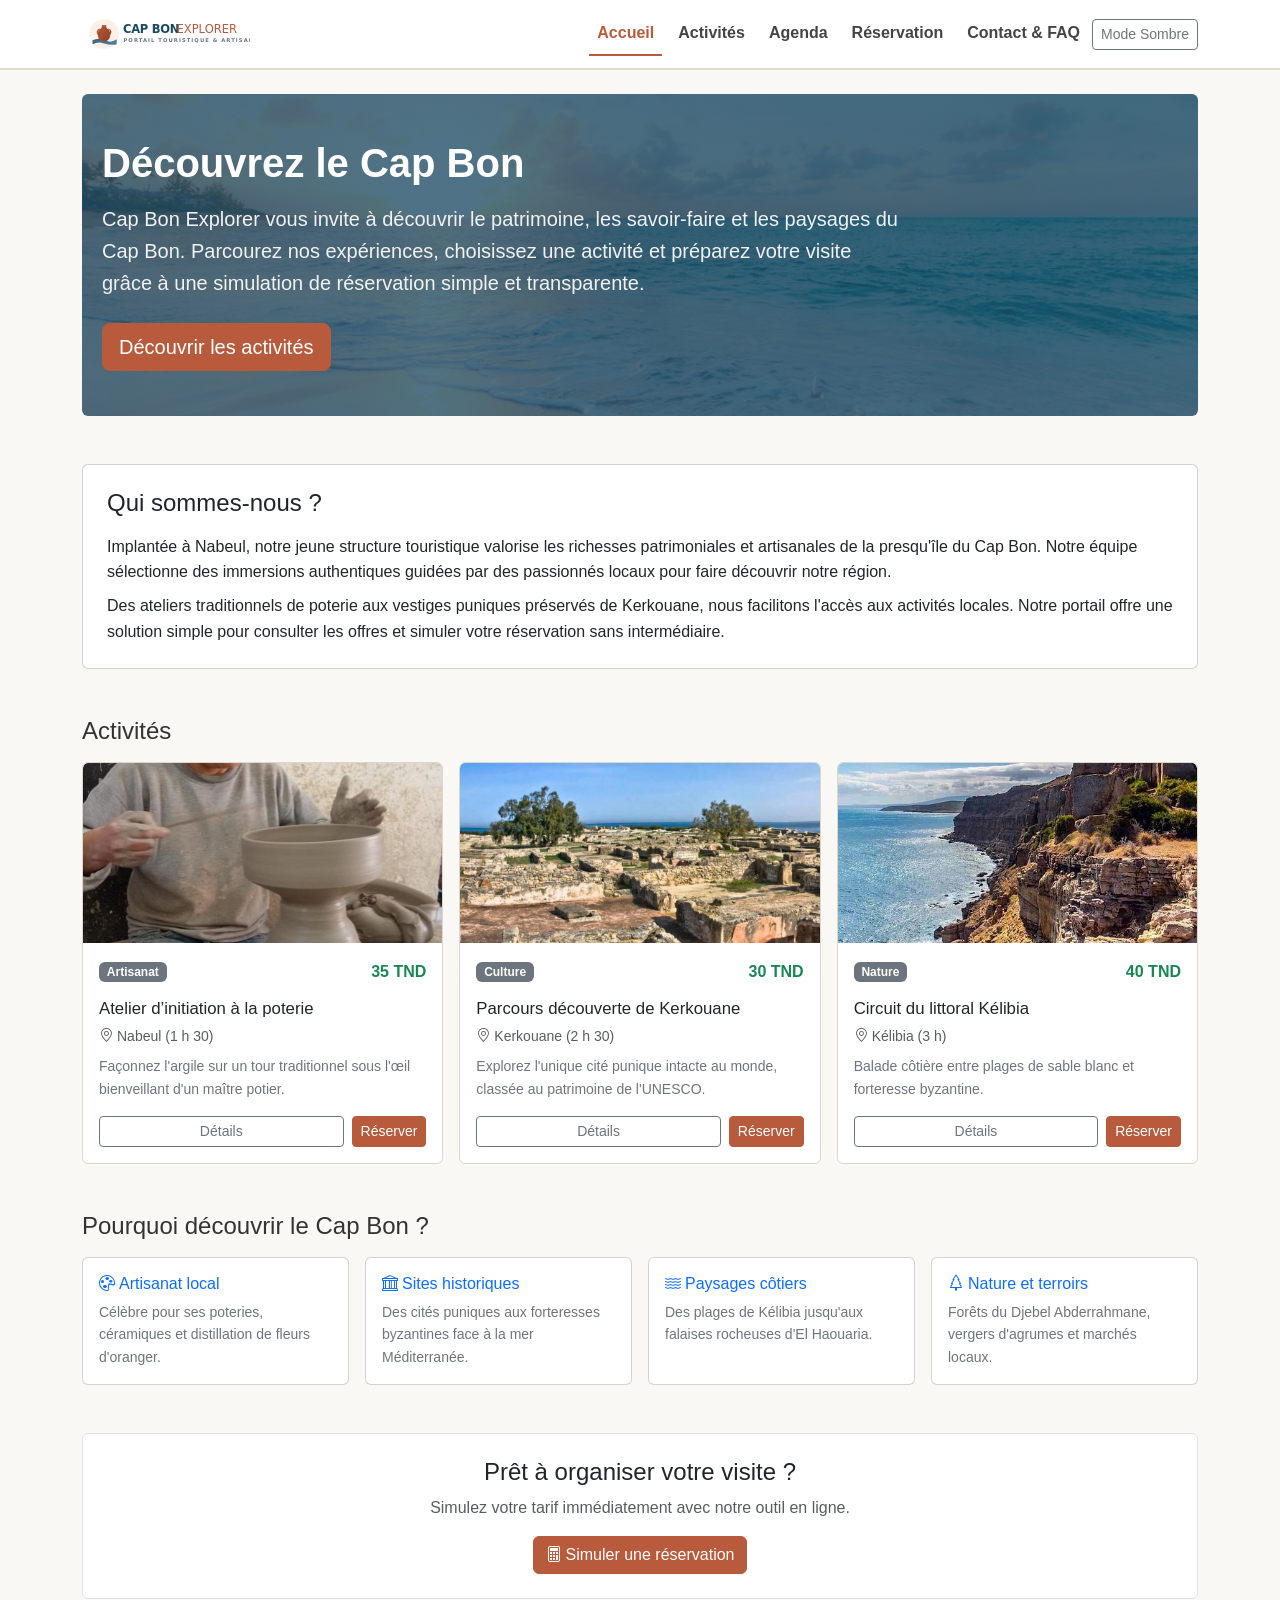
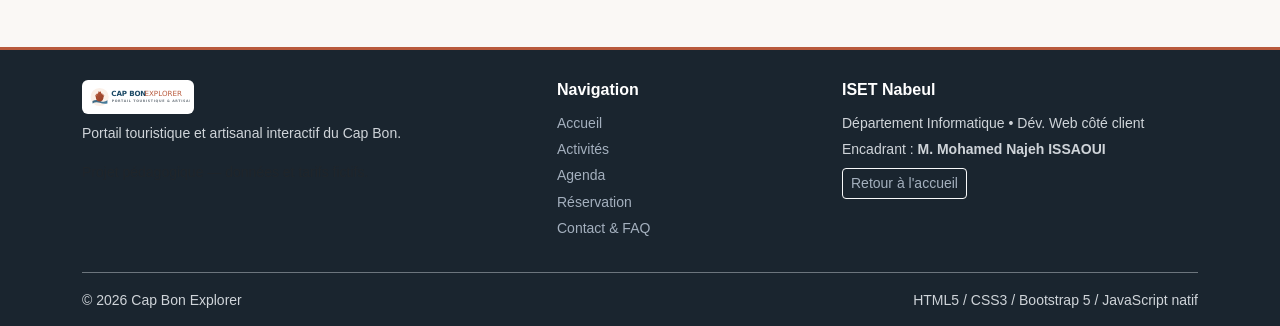
<file: index.html>
<!DOCTYPE html>
<html lang="fr">
<head>
  <meta charset="UTF-8">
  <meta name="viewport" content="width=device-width, initial-scale=1.0">
  <meta name="description" content="Cap Bon Explorer - Portail touristique et artisanal du Cap Bon.">
  <title>Accueil — Cap Bon Explorer</title>

  <link href="https://cdn.jsdelivr.net/npm/bootstrap@5.3.3/dist/css/bootstrap.min.css" rel="stylesheet" integrity="sha384-QWTKZyjpPEjISv5WaRU9OFeRpok6YctnYmDr5pNlyT2bRjXh0JMhjY6hW+ALEwIH" crossorigin="anonymous">
  <link rel="stylesheet" href="https://cdn.jsdelivr.net/npm/bootstrap-icons@1.11.3/font/bootstrap-icons.min.css">
  <link rel="stylesheet" href="css/style.css">
</head>
<body>

  <header class="site-header">
    <nav class="navbar navbar-expand-lg py-2">
      <div class="container">
        <a class="navbar-brand d-flex align-items-center" href="index.html">
          <img src="images/logo.svg" alt="Cap Bon Explorer" height="42">
        </a>

        <div class="d-flex align-items-center gap-2 order-lg-3">
          <button type="button" class="btn btn-sm btn-outline-secondary" id="btn-theme">Mode Sombre</button>
          <button class="navbar-toggler" type="button" data-bs-toggle="collapse" data-bs-target="#navbarMain" aria-controls="navbarMain" aria-expanded="false" aria-label="Menu">
            <span class="navbar-toggler-icon"></span>
          </button>
        </div>

        <div class="collapse navbar-collapse order-lg-2" id="navbarMain">
          <ul class="navbar-nav ms-auto mb-2 mb-lg-0">
            <li class="nav-item">
              <a class="nav-link active" aria-current="page" href="index.html">Accueil</a>
            </li>
            <li class="nav-item">
              <a class="nav-link" href="activites.html">Activités</a>
            </li>
            <li class="nav-item">
              <a class="nav-link" href="agenda.html">Agenda</a>
            </li>
            <li class="nav-item">
              <a class="nav-link" href="reservation.html">Réservation</a>
            </li>
            <li class="nav-item">
              <a class="nav-link" href="contact.html">Contact &amp; FAQ</a>
            </li>
          </ul>
        </div>
      </div>
    </nav>
  </header>

  <main class="container my-4">

    <section class="hero-banner">
      <div class="row">
        <div class="col-lg-9">
          <h1 class="display-6 fw-bold mb-3">Découvrez le Cap Bon</h1>
          <p class="lead mb-4">
            Cap Bon Explorer vous invite à découvrir le patrimoine, les savoir-faire et les paysages du Cap Bon. 
            Parcourez nos expériences, choisissez une activité et préparez votre visite grâce à une simulation de réservation simple et transparente.
          </p>
          <div class="d-flex flex-wrap gap-2">
            <a href="activites.html" class="btn btn-cbe-primary btn-lg">
              Découvrir les activités
            </a>
          </div>
        </div>
      </div>
    </section>

    <section class="my-5">
      <div class="card p-4  ">
        <h2 class="h4 mb-3">Qui sommes-nous ?</h2>
        <p class="mb-2">
          Implantée à Nabeul, notre jeune structure touristique valorise les richesses patrimoniales et artisanales de la presqu'île du Cap Bon. Notre équipe sélectionne des immersions authentiques guidées par des passionnés locaux pour faire découvrir notre région.
        </p>
        <p class="mb-0">
          Des ateliers traditionnels de poterie aux vestiges puniques préservés de Kerkouane, nous facilitons l'accès aux activités locales. Notre portail offre une solution simple pour consulter les offres et simuler votre réservation sans intermédiaire.
        </p>
      </div>
    </section>

    <section class="my-5">
      <div class="d-flex justify-content-between align-items-center mb-3">
        <h2 class="h4 mb-0">Activités</h2>
      </div>

      <div class="row g-3">
        <div class="col-12 col-md-4">
          <article class="card card-activite h-100">
            <img src="images/poterier.jpg" class="card-img-top" alt="Atelier de poterie à Nabeul">
            <div class="card-body d-flex flex-column">
              <div class="d-flex justify-content-between align-items-center mb-2">
                <span class="badge bg-secondary">Artisanat</span>
                <strong class="text-success">35 TND</strong>
              </div>
              <h3 class="card-title h6">Atelier d’initiation à la poterie</h3>
              <p class="small text-muted mb-2"><i class="bi bi-geo-alt me-1"></i>Nabeul (1 h 30)</p>
              <p class="card-text small text-secondary mb-3 flex-grow-1">Façonnez l'argile sur un tour traditionnel sous l'œil bienveillant d'un maître potier.</p>
              <div class="d-flex gap-2 mt-auto">
                <a href="activites.html" class="btn btn-sm btn-outline-secondary flex-grow-1">Détails</a>
                <a href="reservation.html?id=A02" class="btn btn-sm btn-cbe-primary">Réserver</a>
              </div>
            </div>
          </article>
        </div>

        <div class="col-12 col-md-4">
          <article class="card card-activite h-100  ">
            <img src="images/Kerkouane.jpg" class="card-img-top" alt="Ruines de Kerkouane">
            <div class="card-body d-flex flex-column">
              <div class="d-flex justify-content-between align-items-center mb-2">
                <span class="badge bg-secondary">Culture</span>
                <strong class="text-success">30 TND</strong>
              </div>
              <h3 class="card-title h6">Parcours découverte de Kerkouane</h3>
              <p class="small text-muted mb-2"><i class="bi bi-geo-alt me-1"></i>Kerkouane (2 h 30)</p>
              <p class="card-text small text-secondary mb-3 flex-grow-1">Explorez l'unique cité punique intacte au monde, classée au patrimoine de l'UNESCO.</p>
              <div class="d-flex gap-2 mt-auto">
                <a href="activites.html" class="btn btn-sm btn-outline-secondary flex-grow-1">Détails</a>
                <a href="reservation.html?id=A03" class="btn btn-sm btn-cbe-primary">Réserver</a>
              </div>
            </div>
          </article>
        </div>

        <div class="col-12 col-md-4">
          <article class="card card-activite h-100  ">
            <img src="images/Kélibia.jpg" class="card-img-top" alt="Littoral et fort de Kélibia">
            <div class="card-body d-flex flex-column">
              <div class="d-flex justify-content-between align-items-center mb-2">
                <span class="badge bg-secondary">Nature</span>
                <strong class="text-success">40 TND</strong>
              </div>
              <h3 class="card-title h6">Circuit du littoral Kélibia</h3>
              <p class="small text-muted mb-2"><i class="bi bi-geo-alt me-1"></i>Kélibia (3 h)</p>
              <p class="card-text small text-secondary mb-3 flex-grow-1">Balade côtière entre plages de sable blanc et forteresse byzantine.</p>
              <div class="d-flex gap-2 mt-auto">
                <a href="activites.html" class="btn btn-sm btn-outline-secondary flex-grow-1">Détails</a>
                <a href="reservation.html?id=A05" class="btn btn-sm btn-cbe-primary">Réserver</a>
              </div>
            </div>
          </article>
        </div>
      </div>
    </section>

    <section class="my-5">
      <h2 class="h4 mb-3">Pourquoi découvrir le Cap Bon ?</h2>
      <div class="row g-3">
        <div class="col-12 col-sm-6 col-lg-3">
          <div class="card p-3 h-100  ">
            <h3 class="h6 text-primary mb-2"><i class="bi bi-palette me-1"></i>Artisanat local</h3>
            <p class="small text-secondary mb-0">Célèbre pour ses poteries, céramiques et distillation de fleurs d'oranger.</p>
          </div>
        </div>
        <div class="col-12 col-sm-6 col-lg-3">
          <div class="card p-3 h-100  ">
            <h3 class="h6 text-primary mb-2"><i class="bi bi-bank me-1"></i>Sites historiques</h3>
            <p class="small text-secondary mb-0">Des cités puniques aux forteresses byzantines face à la mer Méditerranée.</p>
          </div>
        </div>
        <div class="col-12 col-sm-6 col-lg-3">
          <div class="card p-3 h-100  ">
            <h3 class="h6 text-primary mb-2"><i class="bi bi-water me-1"></i>Paysages côtiers</h3>
            <p class="small text-secondary mb-0">Des plages de Kélibia jusqu'aux falaises rocheuses d'El Haouaria.</p>
          </div>
        </div>
        <div class="col-12 col-sm-6 col-lg-3">
          <div class="card p-3 h-100  ">
            <h3 class="h6 text-primary mb-2"><i class="bi bi-tree me-1"></i>Nature et terroirs</h3>
            <p class="small text-secondary mb-0">Forêts du Djebel Abderrahmane, vergers d'agrumes et marchés locaux.</p>
          </div>
        </div>
      </div>
    </section>

    <section class="card p-4 text-center my-5 border  ">
      <h2 class="h4 mb-2">Prêt à organiser votre visite ?</h2>
      <p class="text-muted mb-3">Simulez votre tarif immédiatement avec notre outil en ligne.</p>
      <div>
        <a href="reservation.html" class="btn btn-cbe-primary">
          <i class="bi bi-calculator me-1"></i>Simuler une réservation
        </a>
      </div>
    </section>

  </main>

  <footer class="site-footer">
    <div class="container">
      <div class="row g-4">
        <div class="col-12 col-md-5">
          <div class="d-flex align-items-center mb-2">
            <img src="images/logo.svg" alt="Cap Bon Explorer" height="34" class="bg-white rounded p-1 me-2">
          </div>
          <p class="small">Portail touristique et artisanal interactif du Cap Bon.</p>
          <p class="small text-muted mb-0">Projet pédagogique — données et tarifs fictifs.</p>
        </div>

        <div class="col-6 col-md-3">
          <h5>Navigation</h5>
          <ul class="list-unstyled small">
            <li class="mb-1"><a href="index.html">Accueil</a></li>
            <li class="mb-1"><a href="activites.html">Activités</a></li>
            <li class="mb-1"><a href="agenda.html">Agenda</a></li>
            <li class="mb-1"><a href="reservation.html">Réservation</a></li>
            <li class="mb-1"><a href="contact.html">Contact &amp; FAQ</a></li>
          </ul>
        </div>

        <div class="col-6 col-md-4">
          <h5>ISET Nabeul</h5>
          <p class="small mb-1">Département Informatique &bull; Dév. Web côté client</p>
          <p class="small mb-2">Encadrant : <strong>M. Mohamed Najeh ISSAOUI</strong></p>
          <a href="index.html" class="btn btn-sm btn-outline-light">Retour à l'accueil</a>
        </div>
      </div>

      <div class="d-flex justify-content-between align-items-center pt-3 mt-3 border-top border-secondary">
        <p class="small mb-0">&copy; <span id="current-year">2026</span> Cap Bon Explorer</p>
        <p class="small mb-0">HTML5 / CSS3 / Bootstrap 5 / JavaScript natif</p>
      </div>
    </div>
  </footer>

  <script src="https://cdn.jsdelivr.net/npm/bootstrap@5.3.3/dist/js/bootstrap.bundle.min.js" integrity="sha384-YvpcrYf0tY3lHB60NNkmXc5s9fDVZLESaAA55NDzOxhy9GkcIdslK1eN7N6jIeHz" crossorigin="anonymous"></script>
  <script src="js/app.js"></script>
</body>
</html>
</file>
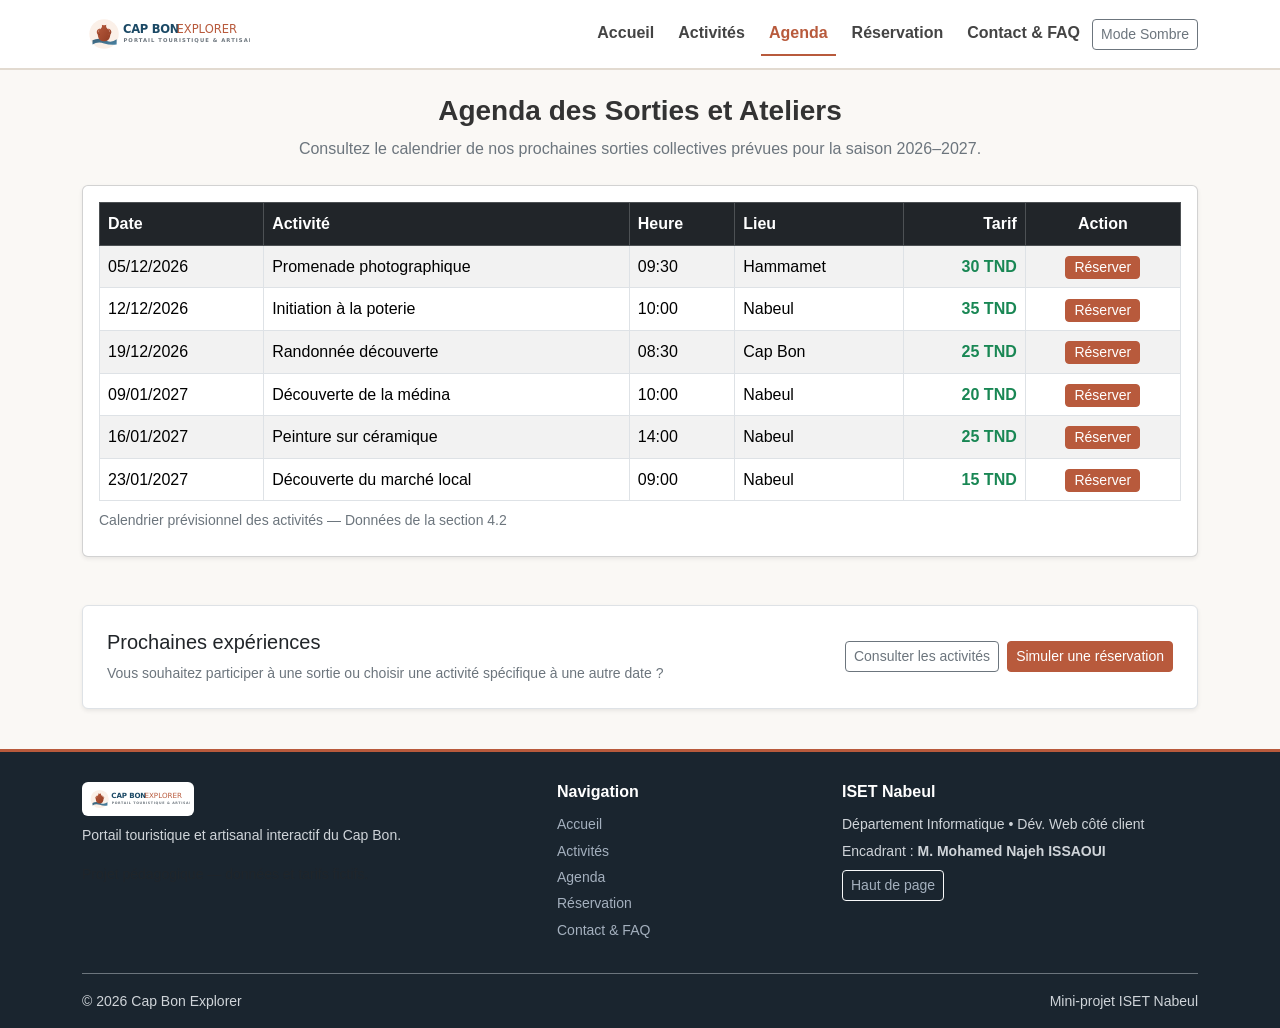
<file: agenda.html>
<!DOCTYPE html>
<html lang="fr">
<head>
  <meta charset="UTF-8">
  <meta name="viewport" content="width=device-width, initial-scale=1.0">
  <meta name="description" content="Agenda des événements et sorties au Cap Bon.">
  <title>Agenda — Cap Bon Explorer</title>

  <link href="https://cdn.jsdelivr.net/npm/bootstrap@5.3.3/dist/css/bootstrap.min.css" rel="stylesheet" integrity="sha384-QWTKZyjpPEjISv5WaRU9OFeRpok6YctnYmDr5pNlyT2bRjXh0JMhjY6hW+ALEwIH" crossorigin="anonymous">
  <link rel="stylesheet" href="https://cdn.jsdelivr.net/npm/bootstrap-icons@1.11.3/font/bootstrap-icons.min.css">
  <link rel="stylesheet" href="css/style.css">
</head>
<body>

  <header class="site-header">
    <nav class="navbar navbar-expand-lg py-2">
      <div class="container">
        <a class="navbar-brand d-flex align-items-center" href="index.html">
          <img src="images/logo.svg" alt="Cap Bon Explorer" height="42">
        </a>
        
        <div class="d-flex align-items-center gap-2 order-lg-3">
          <button type="button" class="btn btn-sm btn-outline-secondary" id="btn-theme">Mode Sombre</button>
          <button class="navbar-toggler" type="button" data-bs-toggle="collapse" data-bs-target="#navbarMain" aria-controls="navbarMain" aria-expanded="false" aria-label="Menu">
            <span class="navbar-toggler-icon"></span>
          </button>
        </div>

        <div class="collapse navbar-collapse order-lg-2" id="navbarMain">
          <ul class="navbar-nav ms-auto mb-2 mb-lg-0">
            <li class="nav-item">
              <a class="nav-link" href="index.html">Accueil</a>
            </li>
            <li class="nav-item">
              <a class="nav-link" href="activites.html">Activités</a>
            </li>
            <li class="nav-item">
              <a class="nav-link active" aria-current="page" href="agenda.html">Agenda</a>
            </li>
            <li class="nav-item">
              <a class="nav-link" href="reservation.html">Réservation</a>
            </li>
            <li class="nav-item">
              <a class="nav-link" href="contact.html">Contact &amp; FAQ</a>
            </li>
          </ul>
        </div>
      </div>
    </nav>
  </header>

  <main class="container my-4">

    <div class="text-center mb-4">
      <h1 class="h3 fw-bold">Agenda des Sorties et Ateliers</h1>
      <p class="text-secondary">Consultez le calendrier de nos prochaines sorties collectives prévues pour la saison 2026–2027.</p>
    </div>

    <section class="card p-3 mb-5 shadow-sm">
      <div class="table-responsive">
        <table class="table table-bordered table-striped table-hover align-middle mb-0">
          <caption class="text-secondary small">Calendrier prévisionnel des activités — Données de la section 4.2</caption>
          <thead class="table-dark">
            <tr>
              <th scope="col">Date</th>
              <th scope="col">Activité</th>
              <th scope="col">Heure</th>
              <th scope="col">Lieu</th>
              <th scope="col" class="text-end">Tarif</th>
              <th scope="col" class="text-center">Action</th>
            </tr>
          </thead>
          <tbody>
            <tr>
              <td>05/12/2026</td>
              <td>Promenade photographique</td>
              <td>09:30</td>
              <td>Hammamet</td>
              <td class="text-end fw-bold text-success">30 TND</td>
              <td class="text-center">
                <a href="reservation.html?id=A08" class="btn btn-sm btn-cbe-primary py-0 px-2">Réserver</a>
              </td>
            </tr>
            <tr>
              <td>12/12/2026</td>
              <td>Initiation à la poterie</td>
              <td>10:00</td>
              <td>Nabeul</td>
              <td class="text-end fw-bold text-success">35 TND</td>
              <td class="text-center">
                <a href="reservation.html?id=A02" class="btn btn-sm btn-cbe-primary py-0 px-2">Réserver</a>
              </td>
            </tr>
            <tr>
              <td>19/12/2026</td>
              <td>Randonnée découverte</td>
              <td>08:30</td>
              <td>Cap Bon</td>
              <td class="text-end fw-bold text-success">25 TND</td>
              <td class="text-center">
                <a href="reservation.html?id=A04" class="btn btn-sm btn-cbe-primary py-0 px-2">Réserver</a>
              </td>
            </tr>
            <tr>
              <td>09/01/2027</td>
              <td>Découverte de la médina</td>
              <td>10:00</td>
              <td>Nabeul</td>
              <td class="text-end fw-bold text-success">20 TND</td>
              <td class="text-center">
                <a href="reservation.html?id=A01" class="btn btn-sm btn-cbe-primary py-0 px-2">Réserver</a>
              </td>
            </tr>
            <tr>
              <td>16/01/2027</td>
              <td>Peinture sur céramique</td>
              <td>14:00</td>
              <td>Nabeul</td>
              <td class="text-end fw-bold text-success">25 TND</td>
              <td class="text-center">
                <a href="reservation.html?id=A06" class="btn btn-sm btn-cbe-primary py-0 px-2">Réserver</a>
              </td>
            </tr>
            <tr>
              <td>23/01/2027</td>
              <td>Découverte du marché local</td>
              <td>09:00</td>
              <td>Nabeul</td>
              <td class="text-end fw-bold text-success">15 TND</td>
              <td class="text-center">
                <a href="reservation.html?id=A07" class="btn btn-sm btn-cbe-primary py-0 px-2">Réserver</a>
              </td>
            </tr>
          </tbody>
        </table>
      </div>
    </section>

    <section class="card p-4 border shadow-sm">
      <div class="row align-items-center">
        <div class="col-12 col-md-8">
          <h2 class="h5 mb-2">Prochaines expériences</h2>
          <p class="small text-secondary mb-3 mb-md-0">
            Vous souhaitez participer à une sortie ou choisir une activité spécifique à une autre date ?
          </p>
        </div>
        <div class="col-12 col-md-4 d-flex flex-column flex-sm-row gap-2 justify-content-md-end">
          <a href="activites.html" class="btn btn-sm btn-outline-secondary">
            Consulter les activités
          </a>
          <a href="reservation.html" class="btn btn-sm btn-cbe-primary">
            Simuler une réservation
          </a>
        </div>
      </div>
    </section>

  </main>

  <footer class="site-footer">
    <div class="container">
      <div class="row g-4">
        <div class="col-12 col-md-5">
          <img src="images/logo.svg" alt="Cap Bon Explorer" height="34" class="bg-white rounded p-1 mb-2">
          <p class="small">Portail touristique et artisanal interactif du Cap Bon.</p>
          <p class="small text-muted mb-0">Projet pédagogique — données et tarifs fictifs.</p>
        </div>

        <div class="col-6 col-md-3">
          <h5>Navigation</h5>
          <ul class="list-unstyled small">
            <li class="mb-1"><a href="index.html">Accueil</a></li>
            <li class="mb-1"><a href="activites.html">Activités</a></li>
            <li class="mb-1"><a href="agenda.html">Agenda</a></li>
            <li class="mb-1"><a href="reservation.html">Réservation</a></li>
            <li class="mb-1"><a href="contact.html">Contact &amp; FAQ</a></li>
          </ul>
        </div>

        <div class="col-6 col-md-4">
          <h5>ISET Nabeul</h5>
          <p class="small mb-1">Département Informatique &bull; Dév. Web côté client</p>
          <p class="small mb-2">Encadrant : <strong>M. Mohamed Najeh ISSAOUI</strong></p>
          <a href="agenda.html" class="btn btn-sm btn-outline-light">Haut de page</a>
        </div>
      </div>

      <div class="d-flex justify-content-between align-items-center pt-3 mt-3 border-top border-secondary">
        <p class="small mb-0">&copy; <span id="current-year">2026</span> Cap Bon Explorer</p>
        <p class="small mb-0">Mini-projet ISET Nabeul</p>
      </div>
    </div>
  </footer>

  <script src="https://cdn.jsdelivr.net/npm/bootstrap@5.3.3/dist/js/bootstrap.bundle.min.js" integrity="sha384-YvpcrYf0tY3lHB60NNkmXc5s9fDVZLESaAA55NDzOxhy9GkcIdslK1eN7N6jIeHz" crossorigin="anonymous"></script>
  <script src="js/app.js"></script>
</body>
</html>
</file>
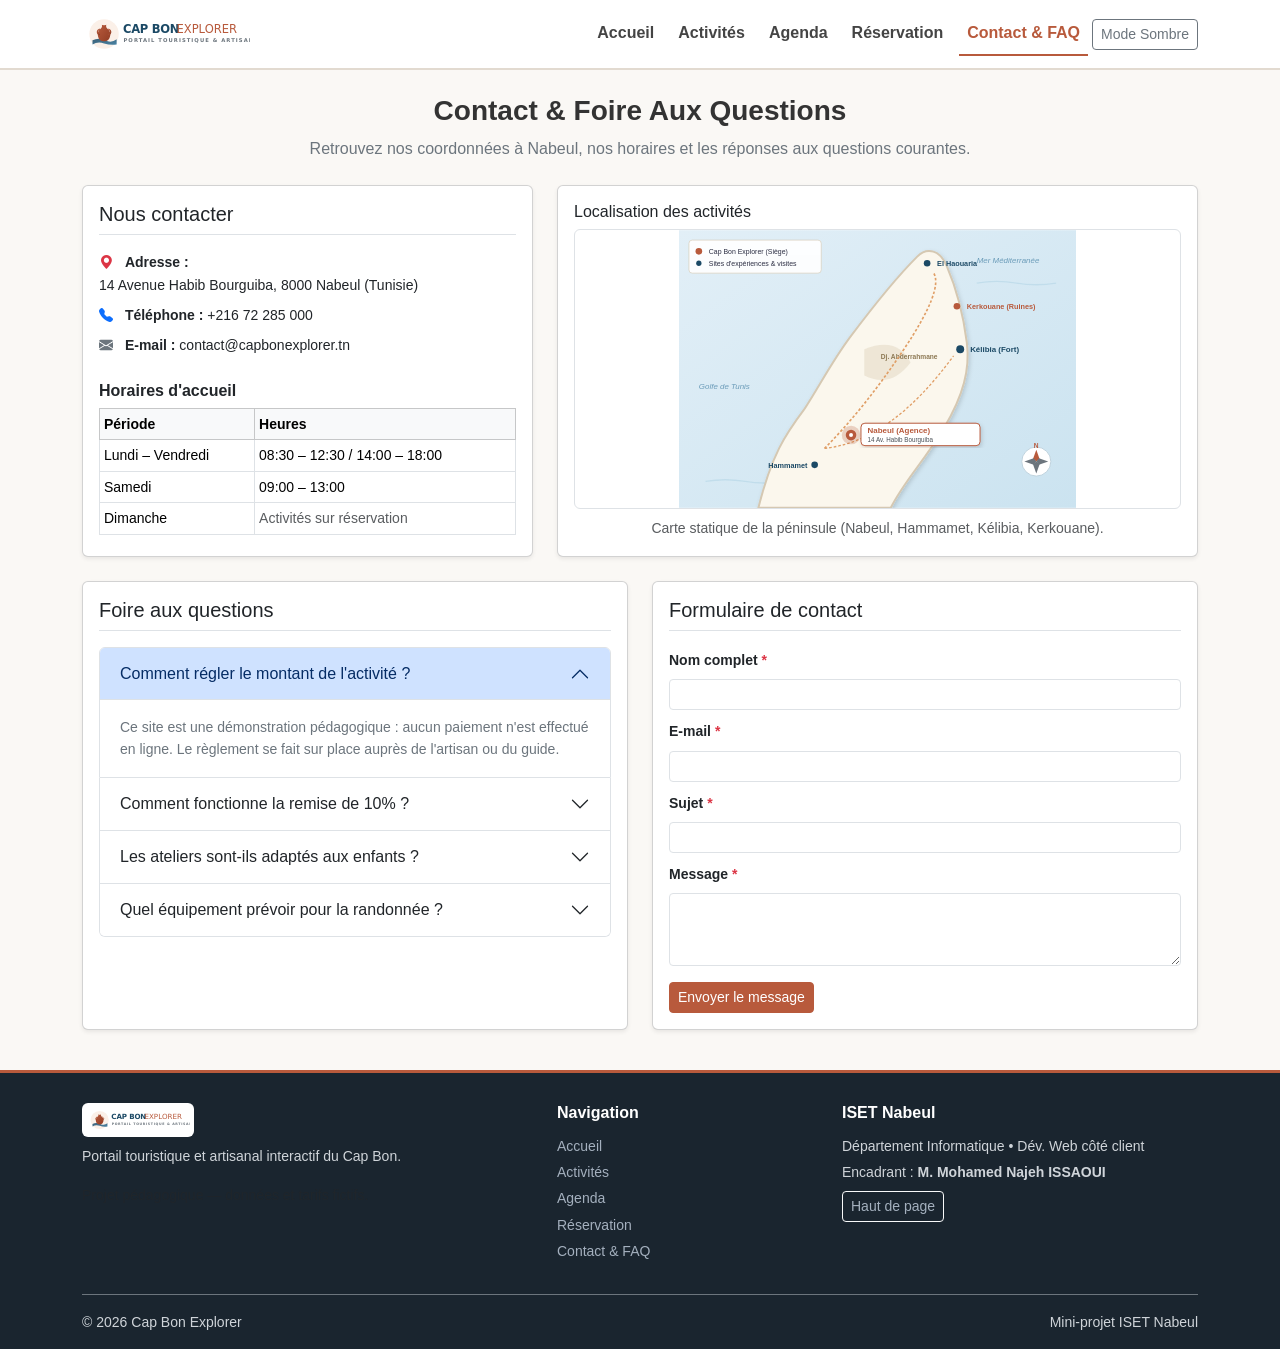
<file: contact.html>
<!DOCTYPE html>
<html lang="fr">
<head>
  <meta charset="UTF-8">
  <meta name="viewport" content="width=device-width, initial-scale=1.0">
  <meta name="description" content="Contact et FAQ Cap Bon Explorer à Nabeul.">
  <title>Contact &amp; FAQ — Cap Bon Explorer</title>

  <link href="https://cdn.jsdelivr.net/npm/bootstrap@5.3.3/dist/css/bootstrap.min.css" rel="stylesheet" integrity="sha384-QWTKZyjpPEjISv5WaRU9OFeRpok6YctnYmDr5pNlyT2bRjXh0JMhjY6hW+ALEwIH" crossorigin="anonymous">
  <link rel="stylesheet" href="https://cdn.jsdelivr.net/npm/bootstrap-icons@1.11.3/font/bootstrap-icons.min.css">
  <link rel="stylesheet" href="css/style.css">
</head>
<body>

  <header class="site-header">
    <nav class="navbar navbar-expand-lg py-2">
      <div class="container">
        <a class="navbar-brand d-flex align-items-center" href="index.html">
          <img src="images/logo.svg" alt="Cap Bon Explorer" height="42">
        </a>
        
        <div class="d-flex align-items-center gap-2 order-lg-3">
          <button type="button" class="btn btn-sm btn-outline-secondary" id="btn-theme">Mode Sombre</button>
          <button class="navbar-toggler" type="button" data-bs-toggle="collapse" data-bs-target="#navbarMain" aria-controls="navbarMain" aria-expanded="false" aria-label="Menu">
            <span class="navbar-toggler-icon"></span>
          </button>
        </div>

        <div class="collapse navbar-collapse order-lg-2" id="navbarMain">
          <ul class="navbar-nav ms-auto mb-2 mb-lg-0">
            <li class="nav-item">
              <a class="nav-link" href="index.html">Accueil</a>
            </li>
            <li class="nav-item">
              <a class="nav-link" href="activites.html">Activités</a>
            </li>
            <li class="nav-item">
              <a class="nav-link" href="agenda.html">Agenda</a>
            </li>
            <li class="nav-item">
              <a class="nav-link" href="reservation.html">Réservation</a>
            </li>
            <li class="nav-item">
              <a class="nav-link active" aria-current="page" href="contact.html">Contact &amp; FAQ</a>
            </li>
          </ul>
        </div>
      </div>
    </nav>
  </header>

  <main class="container my-4">

    <div class="text-center mb-4">
      <h1 class="h3 fw-bold">Contact &amp; Foire Aux Questions</h1>
      <p class="text-secondary">Retrouvez nos coordonnées à Nabeul, nos horaires et les réponses aux questions courantes.</p>
    </div>

    <div class="row g-4 mb-4">
      
      <div class="col-12 col-md-5">
        <section class="card p-3 h-100 shadow-sm">
          <h2 class="h5 mb-3 border-bottom pb-2">Nous contacter</h2>
          
          <address class="small mb-3">
            <p class="mb-2">
              <i class="bi bi-geo-alt-fill text-danger me-2"></i>
              <strong>Adresse :</strong><br>
              14 Avenue Habib Bourguiba, 8000 Nabeul (Tunisie)
            </p>
            <p class="mb-2">
              <i class="bi bi-telephone-fill text-primary me-2"></i>
              <strong>Téléphone :</strong> +216 72 285 000
            </p>
            <p class="mb-0">
              <i class="bi bi-envelope-fill text-secondary me-2"></i>
              <strong>E-mail :</strong> contact@capbonexplorer.tn
            </p>
          </address>

          <h3 class="h6 fw-bold mt-2 mb-2">Horaires d'accueil</h3>
          <table class="table table-sm table-bordered small mb-0">
            <thead class="table-light">
              <tr>
                <th>Période</th>
                <th>Heures</th>
              </tr>
            </thead>
            <tbody>
              <tr>
                <td>Lundi – Vendredi</td>
                <td>08:30 – 12:30 / 14:00 – 18:00</td>
              </tr>
              <tr>
                <td>Samedi</td>
                <td>09:00 – 13:00</td>
              </tr>
              <tr>
                <td>Dimanche</td>
                <td class="text-muted">Activités sur réservation</td>
              </tr>
            </tbody>
          </table>
        </section>
      </div>

      <div class="col-12 col-md-7">
        <section class="card p-3 h-100 shadow-sm">
          <h2 class="h6 mb-2">Localisation des activités</h2>
          <img src="images/carte-nabeul.svg" alt="Carte statique du Cap Bon" class="img-fluid border rounded" style="max-height: 280px; width: 100%; object-fit: contain;">
          <p class="small text-muted mt-2 mb-0 text-center">Carte statique de la péninsule (Nabeul, Hammamet, Kélibia, Kerkouane).</p>
        </section>
      </div>

    </div>

    <div class="row g-4">
      
      <div class="col-12 col-md-6">
        <section class="card p-3 shadow-sm h-100">
          <h2 class="h5 mb-3 border-bottom pb-2">Foire aux questions</h2>

          <div class="accordion" id="faqAccordion">
            <div class="accordion-item">
              <h3 class="accordion-header" id="heading1">
                <button class="accordion-button" type="button" data-bs-toggle="collapse" data-bs-target="#collapse1" aria-expanded="true" aria-controls="collapse1">
                  Comment régler le montant de l'activité ?
                </button>
              </h3>
              <div id="collapse1" class="accordion-collapse collapse show" aria-labelledby="heading1" data-bs-parent="#faqAccordion">
                <div class="accordion-body small text-secondary">
                  Ce site est une démonstration pédagogique : aucun paiement n'est effectué en ligne. Le règlement se fait sur place auprès de l'artisan ou du guide.
                </div>
              </div>
            </div>

            <div class="accordion-item">
              <h3 class="accordion-header" id="heading2">
                <button class="accordion-button collapsed" type="button" data-bs-toggle="collapse" data-bs-target="#collapse2" aria-expanded="false" aria-controls="collapse2">
                  Comment fonctionne la remise de 10% ?
                </button>
              </h3>
              <div id="collapse2" class="accordion-collapse collapse" aria-labelledby="heading2" data-bs-parent="#faqAccordion">
                <div class="accordion-body small text-secondary">
                  La remise s'applique automatiquement sur le simulateur dès que le groupe compte 4 personnes ou plus (jusqu'à 6 personnes maximum).
                </div>
              </div>
            </div>

            <div class="accordion-item">
              <h3 class="accordion-header" id="heading3">
                <button class="accordion-button collapsed" type="button" data-bs-toggle="collapse" data-bs-target="#collapse3" aria-expanded="false" aria-controls="collapse3">
                  Les ateliers sont-ils adaptés aux enfants ?
                </button>
              </h3>
              <div id="collapse3" class="accordion-collapse collapse" aria-labelledby="heading3" data-bs-parent="#faqAccordion">
                <div class="accordion-body small text-secondary">
                  Oui, les initiations à la poterie (A02) et à la céramique (A06) sont ouvertes aux familles et aux enfants à partir de 6 ans.
                </div>
              </div>
            </div>

            <div class="accordion-item">
              <h3 class="accordion-header" id="heading4">
                <button class="accordion-button collapsed" type="button" data-bs-toggle="collapse" data-bs-target="#collapse4" aria-expanded="false" aria-controls="collapse4">
                  Quel équipement prévoir pour la randonnée ?
                </button>
              </h3>
              <div id="collapse4" class="accordion-collapse collapse" aria-labelledby="heading4" data-bs-parent="#faqAccordion">
                <div class="accordion-body small text-secondary">
                  Prévoyez des chaussures de marche adaptées, une gourde d'eau et une protection contre le soleil (chapeau, crème).
                </div>
              </div>
            </div>
          </div>
        </section>
      </div>

      <div class="col-12 col-md-6">
        <section class="card p-3 shadow-sm h-100">
          <h2 class="h5 mb-3 border-bottom pb-2">Formulaire de contact</h2>

          <div id="contact-success-alert" class="alert alert-success d-none py-2 small mb-3">
            Message envoyé avec succès (simulation locale) !
          </div>

          <form id="contact-form" novalidate>
            <div class="mb-2">
              <label for="contact-nom" class="form-label small fw-bold">Nom complet <span class="text-danger">*</span></label>
              <input type="text" class="form-control form-control-sm" id="contact-nom" required>
            </div>

            <div class="mb-2">
              <label for="contact-email" class="form-label small fw-bold">E-mail <span class="text-danger">*</span></label>
              <input type="email" class="form-control form-control-sm" id="contact-email" required>
            </div>

            <div class="mb-2">
              <label for="contact-sujet" class="form-label small fw-bold">Sujet <span class="text-danger">*</span></label>
              <input type="text" class="form-control form-control-sm" id="contact-sujet" required>
            </div>

            <div class="mb-3">
              <label for="contact-message" class="form-label small fw-bold">Message <span class="text-danger">*</span></label>
              <textarea class="form-control form-control-sm" id="contact-message" rows="3" required></textarea>
            </div>

            <button type="submit" class="btn btn-sm btn-cbe-primary">
              Envoyer le message
            </button>
          </form>
        </section>
      </div>

    </div>

  </main>

  <footer class="site-footer">
    <div class="container">
      <div class="row g-4">
        <div class="col-12 col-md-5">
          <img src="images/logo.svg" alt="Cap Bon Explorer" height="34" class="bg-white rounded p-1 mb-2">
          <p class="small">Portail touristique et artisanal interactif du Cap Bon.</p>
          <p class="small text-muted mb-0">Projet pédagogique — données et tarifs fictifs.</p>
        </div>

        <div class="col-6 col-md-3">
          <h5>Navigation</h5>
          <ul class="list-unstyled small">
            <li class="mb-1"><a href="index.html">Accueil</a></li>
            <li class="mb-1"><a href="activites.html">Activités</a></li>
            <li class="mb-1"><a href="agenda.html">Agenda</a></li>
            <li class="mb-1"><a href="reservation.html">Réservation</a></li>
            <li class="mb-1"><a href="contact.html">Contact &amp; FAQ</a></li>
          </ul>
        </div>

        <div class="col-6 col-md-4">
          <h5>ISET Nabeul</h5>
          <p class="small mb-1">Département Informatique &bull; Dév. Web côté client</p>
          <p class="small mb-2">Encadrant : <strong>M. Mohamed Najeh ISSAOUI</strong></p>
          <a href="contact.html" class="btn btn-sm btn-outline-light">Haut de page</a>
        </div>
      </div>

      <div class="d-flex justify-content-between align-items-center pt-3 mt-3 border-top border-secondary">
        <p class="small mb-0">&copy; <span id="current-year">2026</span> Cap Bon Explorer</p>
        <p class="small mb-0">Mini-projet ISET Nabeul</p>
      </div>
    </div>
  </footer>

  <script src="https://cdn.jsdelivr.net/npm/bootstrap@5.3.3/dist/js/bootstrap.bundle.min.js" integrity="sha384-YvpcrYf0tY3lHB60NNkmXc5s9fDVZLESaAA55NDzOxhy9GkcIdslK1eN7N6jIeHz" crossorigin="anonymous"></script>
  <script src="js/app.js"></script>
  <script>
    document.addEventListener('DOMContentLoaded', () => {
      const form = document.getElementById('contact-form');
      const alertBox = document.getElementById('contact-success-alert');
      if (form) {
        form.addEventListener('submit', (e) => {
          e.preventDefault();
          if (!form.checkValidity()) {
            form.classList.add('was-validated');
            return;
          }
          if (alertBox) alertBox.classList.remove('d-none');
          form.reset();
          form.classList.remove('was-validated');
        });
      }
    });
  </script>
</body>
</html>
</file>
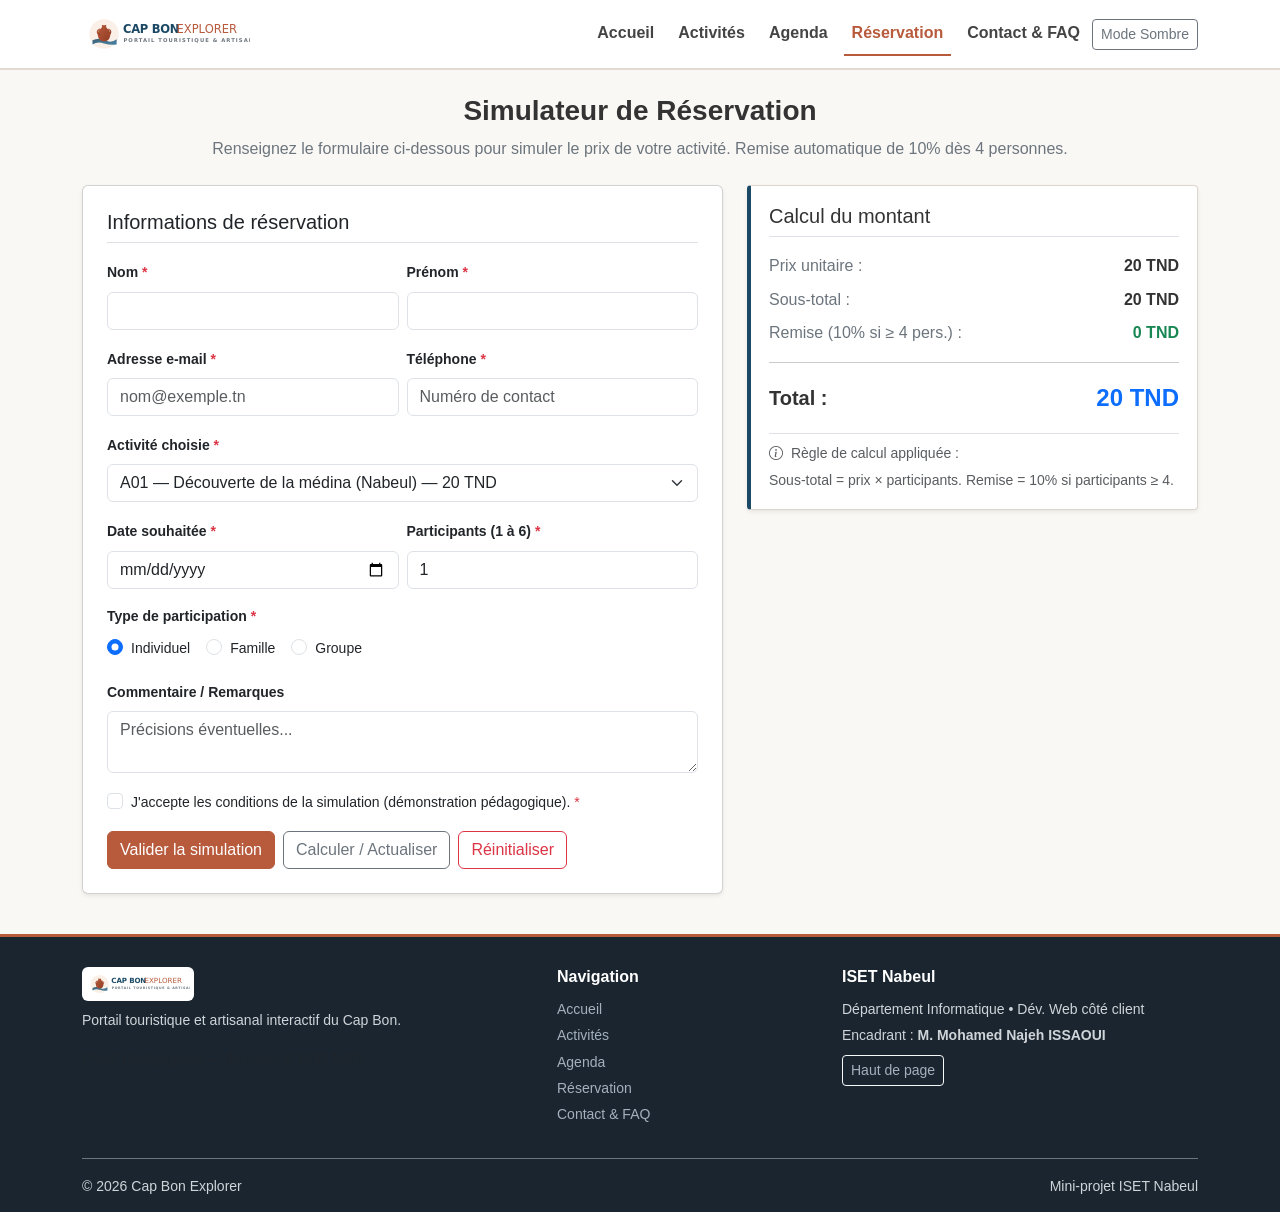
<file: reservation.html>
<!DOCTYPE html>
<html lang="fr">
<head>
  <meta charset="UTF-8">
  <meta name="viewport" content="width=device-width, initial-scale=1.0">
  <meta name="description" content="Simulateur de réservation Cap Bon Explorer.">
  <title>Réservation — Cap Bon Explorer</title>

  <link href="https://cdn.jsdelivr.net/npm/bootstrap@5.3.3/dist/css/bootstrap.min.css" rel="stylesheet" integrity="sha384-QWTKZyjpPEjISv5WaRU9OFeRpok6YctnYmDr5pNlyT2bRjXh0JMhjY6hW+ALEwIH" crossorigin="anonymous">
  <link rel="stylesheet" href="https://cdn.jsdelivr.net/npm/bootstrap-icons@1.11.3/font/bootstrap-icons.min.css">
  <link rel="stylesheet" href="css/style.css">
</head>
<body>

  <header class="site-header">
    <nav class="navbar navbar-expand-lg py-2">
      <div class="container">
        <a class="navbar-brand d-flex align-items-center" href="index.html">
          <img src="images/logo.svg" alt="Cap Bon Explorer" height="42">
        </a>
        
        <div class="d-flex align-items-center gap-2 order-lg-3">
          <button type="button" class="btn btn-sm btn-outline-secondary" id="btn-theme">Mode Sombre</button>
          <button class="navbar-toggler" type="button" data-bs-toggle="collapse" data-bs-target="#navbarMain" aria-controls="navbarMain" aria-expanded="false" aria-label="Menu">
            <span class="navbar-toggler-icon"></span>
          </button>
        </div>

        <div class="collapse navbar-collapse order-lg-2" id="navbarMain">
          <ul class="navbar-nav ms-auto mb-2 mb-lg-0">
            <li class="nav-item">
              <a class="nav-link" href="index.html">Accueil</a>
            </li>
            <li class="nav-item">
              <a class="nav-link" href="activites.html">Activités</a>
            </li>
            <li class="nav-item">
              <a class="nav-link" href="agenda.html">Agenda</a>
            </li>
            <li class="nav-item">
              <a class="nav-link active" aria-current="page" href="reservation.html">Réservation</a>
            </li>
            <li class="nav-item">
              <a class="nav-link" href="contact.html">Contact &amp; FAQ</a>
            </li>
          </ul>
        </div>
      </div>
    </nav>
  </header>

  <main class="container my-4">

    <div class="text-center mb-4">
      <h1 class="h3 fw-bold">Simulateur de Réservation</h1>
      <p class="text-secondary">Renseignez le formulaire ci-dessous pour simuler le prix de votre activité. Remise automatique de 10% dès 4 personnes.</p>
    </div>

    <div id="form-alerts" class="mb-3"></div>

    <div id="recap-container" class="card p-4 mb-4 border-primary shadow-sm d-none">
      <h2 class="h5 text-success mb-3"><i class="bi bi-check-circle me-2"></i>Récapitulatif de la simulation</h2>
      <ul class="list-group mb-3">
        <li class="list-group-item d-flex justify-content-between">
          <span>Activité :</span>
          <strong id="recap-activite"></strong>
        </li>
        <li class="list-group-item d-flex justify-content-between">
          <span>Date prévue :</span>
          <strong id="recap-date"></strong>
        </li>
        <li class="list-group-item d-flex justify-content-between">
          <span>Participants :</span>
          <strong id="recap-participants"></strong>
        </li>
        <li class="list-group-item d-flex justify-content-between">
          <span>Type de participation :</span>
          <strong id="recap-type"></strong>
        </li>
        <li class="list-group-item d-flex justify-content-between list-group-item-info">
          <span>Montant total :</span>
          <strong id="recap-total" class="fs-5 text-primary"></strong>
        </li>
      </ul>
      <p id="recap-details" class="small text-muted mb-2"></p>
      
      <div class="alert alert-info mb-0 py-2 small">
        <strong>Simulation enregistrée localement à l’écran : aucune réservation réelle n’a été effectuée.</strong>
      </div>
    </div>

    <div class="row g-4">
      
      <div class="col-12 col-lg-7">
        <div class="card p-4 shadow-sm">
          <h2 class="h5 mb-3 border-bottom pb-2">Informations de réservation</h2>

          <form id="reservation-form" novalidate>
            <div class="row g-2 mb-3">
              <div class="col-md-6">
                <label for="nom" class="form-label small fw-bold">Nom <span class="text-danger">*</span></label>
                <input type="text" class="form-control" id="nom" required>
              </div>
              <div class="col-md-6">
                <label for="prenom" class="form-label small fw-bold">Prénom <span class="text-danger">*</span></label>
                <input type="text" class="form-control" id="prenom" required>
              </div>
            </div>

            <div class="row g-2 mb-3">
              <div class="col-md-6">
                <label for="email" class="form-label small fw-bold">Adresse e-mail <span class="text-danger">*</span></label>
                <input type="email" class="form-control" id="email" placeholder="nom@exemple.tn" required>
              </div>
              <div class="col-md-6">
                <label for="telephone" class="form-label small fw-bold">Téléphone <span class="text-danger">*</span></label>
                <input type="tel" class="form-control" id="telephone" placeholder="Numéro de contact" required>
              </div>
            </div>

            <div class="mb-3">
              <label for="activite" class="form-label small fw-bold">Activité choisie <span class="text-danger">*</span></label>
              <select class="form-select" id="activite" required>
                <option value="A01">A01 — Découverte de la médina (Nabeul) — 20 TND</option>
                <option value="A02">A02 — Atelier d’initiation à la poterie (Nabeul) — 35 TND</option>
                <option value="A03">A03 — Parcours découverte de Kerkouane (Kerkouane) — 30 TND</option>
                <option value="A04">A04 — Randonnée découverte (Djebel Abderrahmane) — 25 TND</option>
                <option value="A05">A05 — Circuit du littoral (Kélibia) — 40 TND</option>
                <option value="A06">A06 — Peinture sur céramique (Nabeul) — 25 TND</option>
                <option value="A07">A07 — Découverte d’un marché local (Nabeul) — 15 TND</option>
                <option value="A08">A08 — Promenade photographique (Hammamet) — 30 TND</option>
              </select>
            </div>

            <div class="row g-2 mb-3">
              <div class="col-md-6">
                <label for="date_visite" class="form-label small fw-bold">Date souhaitée <span class="text-danger">*</span></label>
                <input type="date" class="form-control" id="date_visite" required>
              </div>
              <div class="col-md-6">
                <label for="participants" class="form-label small fw-bold">Participants (1 à 6) <span class="text-danger">*</span></label>
                <input type="number" class="form-control" id="participants" min="1" max="6" value="1" required>
              </div>
            </div>

            <fieldset class="mb-3">
              <legend class="form-label small fw-bold d-block">Type de participation <span class="text-danger">*</span></legend>
              <div class="d-flex gap-3">
                <div class="form-check">
                  <input class="form-check-input" type="radio" name="type_participation" id="part_individuel" value="individuel" checked>
                  <label class="form-check-label small" for="part_individuel">Individuel</label>
                </div>
                <div class="form-check">
                  <input class="form-check-input" type="radio" name="type_participation" id="part_famille" value="famille">
                  <label class="form-check-label small" for="part_famille">Famille</label>
                </div>
                <div class="form-check">
                  <input class="form-check-input" type="radio" name="type_participation" id="part_groupe" value="groupe">
                  <label class="form-check-label small" for="part_groupe">Groupe</label>
                </div>
              </div>
            </fieldset>

            <div class="mb-3">
              <label for="commentaire" class="form-label small fw-bold">Commentaire / Remarques</label>
              <textarea class="form-control" id="commentaire" rows="2" placeholder="Précisions éventuelles..."></textarea>
            </div>

            <div class="form-check mb-3">
              <input class="form-check-input" type="checkbox" id="consentement" required>
              <label class="form-check-label small" for="consentement">
                J'accepte les conditions de la simulation (démonstration pédagogique). <span class="text-danger">*</span>
              </label>
            </div>

            <div class="d-flex flex-wrap gap-2">
              <button type="submit" class="btn btn-cbe-primary" id="btn-valider">
                Valider la simulation
              </button>
              <button type="button" class="btn btn-outline-secondary" id="btn-calculer">
                Calculer / Actualiser
              </button>
              <button type="button" class="btn btn-outline-danger" id="btn-reset">
                Réinitialiser
              </button>
            </div>
          </form>
        </div>
      </div>

      <div class="col-12 col-lg-5">
        <aside id="bloc-estimation" class="shadow-sm sticky-top" style="top: 80px;">
          <h2 class="h5 mb-3 border-bottom pb-2">Calcul du montant</h2>

          <div class="d-flex justify-content-between mb-2">
            <span class="text-secondary">Prix unitaire :</span>
            <strong id="display-unit-price">20 TND</strong>
          </div>

          <div class="d-flex justify-content-between mb-2">
            <span class="text-secondary">Sous-total :</span>
            <strong id="display-subtotal">20 TND</strong>
          </div>

          <div class="d-flex justify-content-between mb-2">
            <span class="text-secondary">
              Remise (10% si &ge; 4 pers.) :
              <small id="display-discount-notice" class="badge bg-success d-none">-10%</small>
            </span>
            <strong id="display-discount" class="text-success">0 TND</strong>
          </div>

          <hr>

          <div class="d-flex justify-content-between align-items-center mb-3">
            <span class="fw-bold fs-5">Total :</span>
            <strong id="display-total" class="fs-4 text-primary">20 TND</strong>
          </div>

          <div class="small text-muted border-top pt-2">
            <p class="mb-1"><i class="bi bi-info-circle me-1"></i> Règle de calcul appliquée :</p>
            <p class="mb-0">Sous-total = prix &times; participants. Remise = 10% si participants &ge; 4.</p>
          </div>
        </aside>
      </div>

    </div>

  </main>

  <footer class="site-footer">
    <div class="container">
      <div class="row g-4">
        <div class="col-12 col-md-5">
          <img src="images/logo.svg" alt="Cap Bon Explorer" height="34" class="bg-white rounded p-1 mb-2">
          <p class="small">Portail touristique et artisanal interactif du Cap Bon.</p>
          <p class="small text-muted mb-0">Projet pédagogique — données et tarifs fictifs.</p>
        </div>

        <div class="col-6 col-md-3">
          <h5>Navigation</h5>
          <ul class="list-unstyled small">
            <li class="mb-1"><a href="index.html">Accueil</a></li>
            <li class="mb-1"><a href="activites.html">Activités</a></li>
            <li class="mb-1"><a href="agenda.html">Agenda</a></li>
            <li class="mb-1"><a href="reservation.html">Réservation</a></li>
            <li class="mb-1"><a href="contact.html">Contact &amp; FAQ</a></li>
          </ul>
        </div>

        <div class="col-6 col-md-4">
          <h5>ISET Nabeul</h5>
          <p class="small mb-1">Département Informatique &bull; Dév. Web côté client</p>
          <p class="small mb-2">Encadrant : <strong>M. Mohamed Najeh ISSAOUI</strong></p>
          <a href="reservation.html" class="btn btn-sm btn-outline-light">Haut de page</a>
        </div>
      </div>

      <div class="d-flex justify-content-between align-items-center pt-3 mt-3 border-top border-secondary">
        <p class="small mb-0">&copy; <span id="current-year">2026</span> Cap Bon Explorer</p>
        <p class="small mb-0">Mini-projet ISET Nabeul</p>
      </div>
    </div>
  </footer>

  <script src="https://cdn.jsdelivr.net/npm/bootstrap@5.3.3/dist/js/bootstrap.bundle.min.js" integrity="sha384-YvpcrYf0tY3lHB60NNkmXc5s9fDVZLESaAA55NDzOxhy9GkcIdslK1eN7N6jIeHz" crossorigin="anonymous"></script>
  <script src="js/app.js"></script>
  <script src="js/reservation.js"></script>
</body>
</html>
</file>
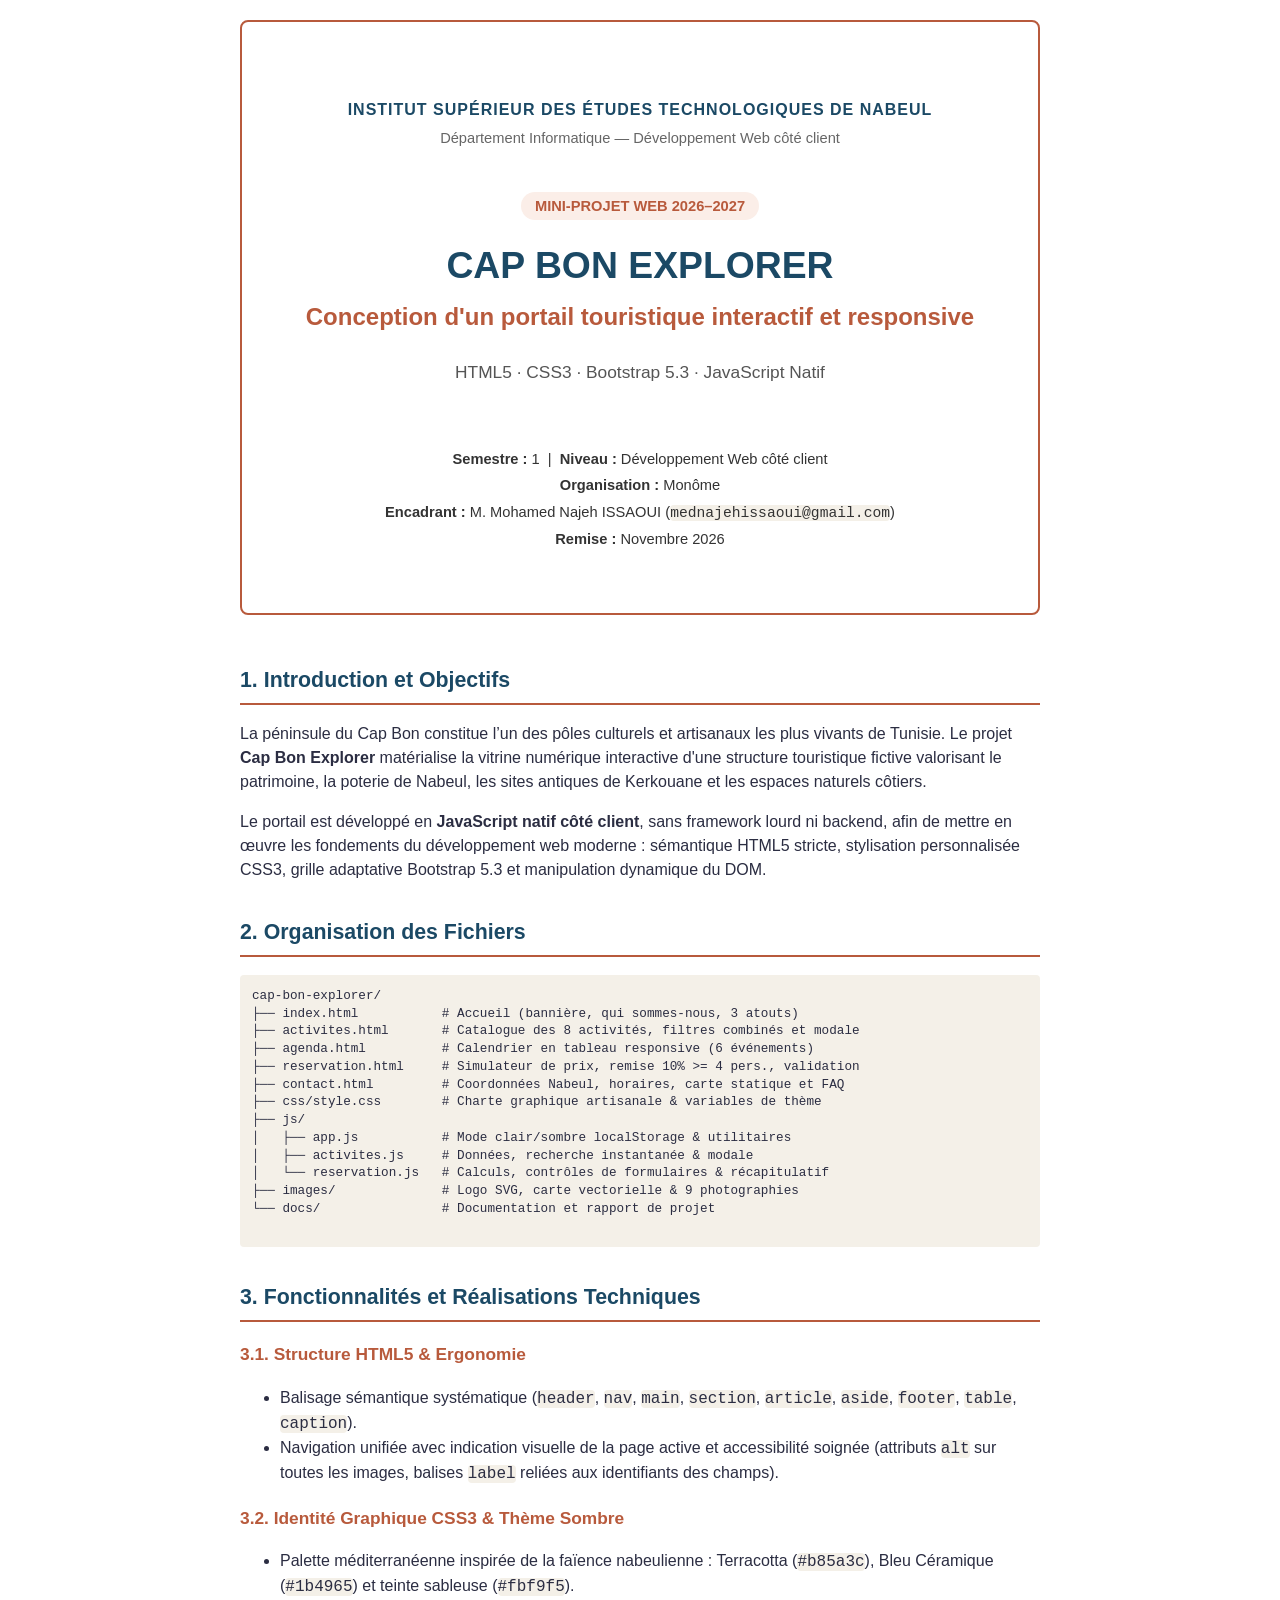
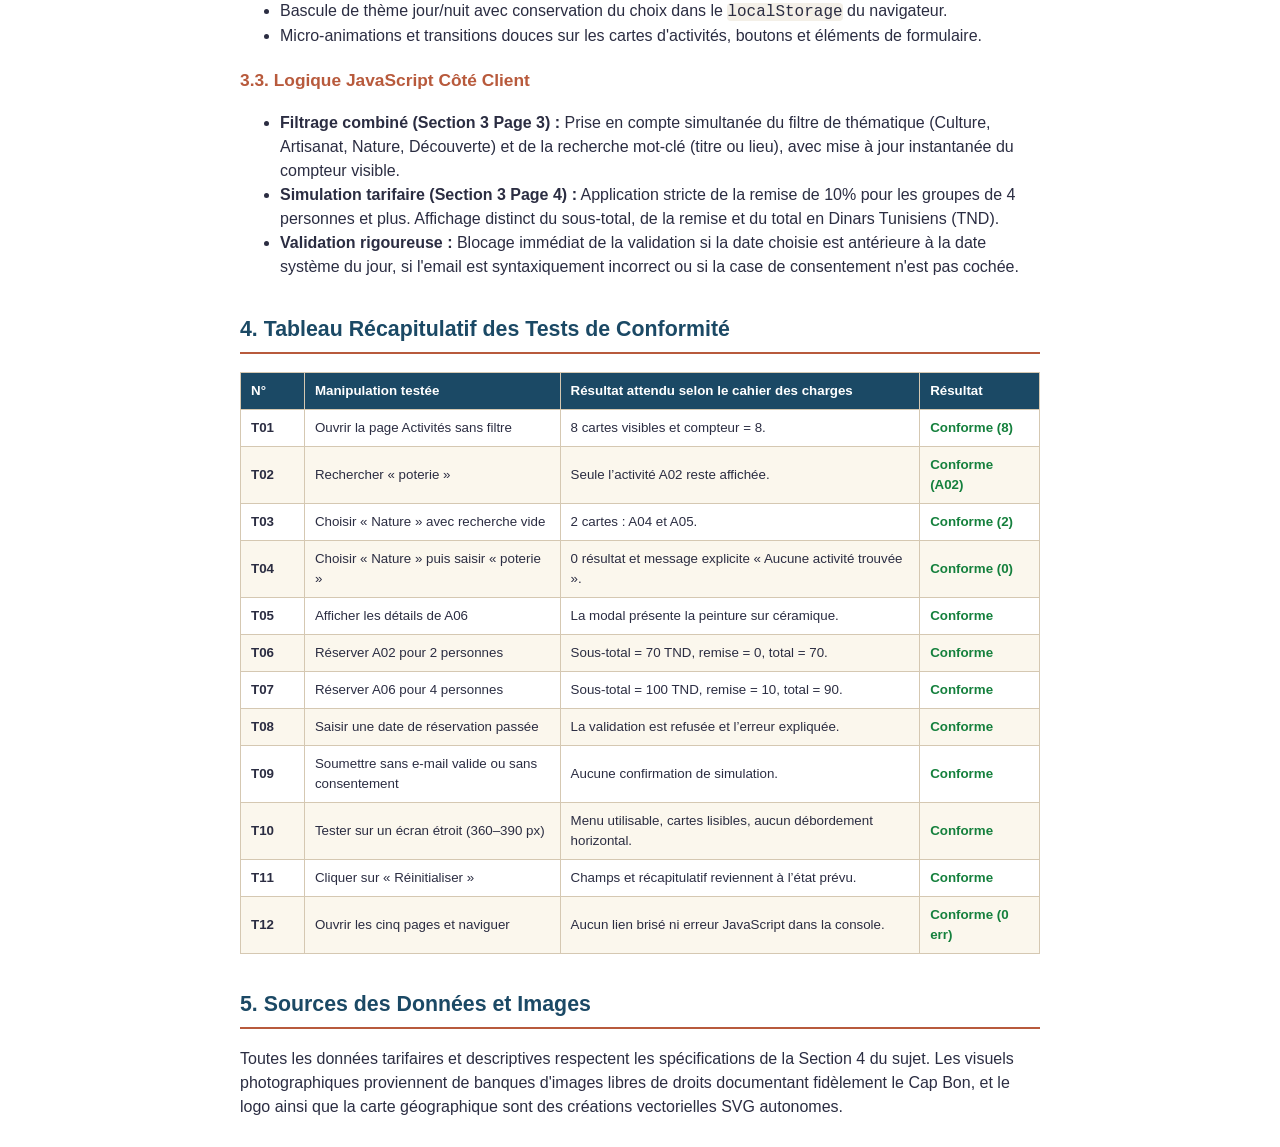
<file: docs/rapport.html>
<!DOCTYPE html>
<html lang="fr">
<head>
  <meta charset="UTF-8">
  <title>Rapport de Projet — Cap Bon Explorer (ISET Nabeul)</title>
  <style>
    @page {
      size: A4;
      margin: 20mm 15mm;
    }
    body {
      font-family: 'Segoe UI', Arial, sans-serif;
      line-height: 1.5;
      color: #2b2d42;
      background: #fff;
      max-width: 800px;
      margin: 0 auto;
      padding: 20px;
    }
    .cover {
      text-align: center;
      padding: 60px 20px;
      border: 2px solid #b85a3c;
      border-radius: 8px;
      margin-bottom: 50px;
      page-break-after: always;
    }
    .cover h1 {
      color: #1b4965;
      font-size: 28pt;
      margin-bottom: 5px;
    }
    .cover h2 {
      color: #b85a3c;
      font-size: 18pt;
      font-weight: 600;
      margin-top: 0;
    }
    .cover .subtitle {
      font-size: 13pt;
      color: #555;
      margin: 25px 0;
    }
    .cover .meta {
      margin-top: 60px;
      font-size: 11pt;
      line-height: 1.8;
      color: #333;
    }
    h2.section-title {
      color: #1b4965;
      border-bottom: 2px solid #b85a3c;
      padding-bottom: 6px;
      margin-top: 35px;
      font-size: 16pt;
    }
    h3 {
      color: #b85a3c;
      font-size: 13pt;
      margin-top: 20px;
    }
    table {
      width: 100%;
      border-collapse: collapse;
      margin: 18px 0;
      font-size: 10pt;
    }
    th, td {
      border: 1px solid #d5c8b2;
      padding: 8px 10px;
      text-align: left;
    }
    th {
      background-color: #1b4965;
      color: #fff;
    }
    tr:nth-child(even) {
      background-color: #fbf7ed;
    }
    .badge-ok {
      color: #15803d;
      font-weight: bold;
    }
    code, pre {
      background: #f4f0e8;
      border-radius: 4px;
      font-family: Consolas, monospace;
    }
    pre {
      padding: 12px;
      font-size: 9.5pt;
      line-height: 1.4;
    }
    .page-break {
      page-break-after: always;
    }
    @media print {
      body { padding: 0; }
      .no-print { display: none; }
    }
  </style>
</head>
<body>


  <!-- Page de garde -->
  <div class="cover">
    <p style="text-transform: uppercase; letter-spacing: 1px; font-weight: bold; color: #1b4965; margin-bottom: 5px;">
      Institut Supérieur des Études Technologiques de Nabeul
    </p>
    <p style="color: #666; font-size: 11pt; margin-top: 0;">Département Informatique — Développement Web côté client</p>
    
    <div style="margin: 45px 0;">
      <span style="background: #fbeee8; color: #b85a3c; font-weight: bold; padding: 6px 14px; border-radius: 20px; font-size: 11pt; text-transform: uppercase;">
        Mini-projet Web 2026–2027
      </span>
      <h1 style="margin-top: 20px;">CAP BON EXPLORER</h1>
      <h2>Conception d'un portail touristique interactif et responsive</h2>
      <p class="subtitle">HTML5 · CSS3 · Bootstrap 5.3 · JavaScript Natif</p>
    </div>

    <div class="meta">
      <strong>Semestre :</strong> 1 &nbsp;|&nbsp; <strong>Niveau :</strong> Développement Web côté client<br>
      <strong>Organisation :</strong> Monôme<br>
      <strong>Encadrant :</strong> M. Mohamed Najeh ISSAOUI (<code>mednajehissaoui@gmail.com</code>)<br>
      <strong>Remise :</strong> Novembre 2026
    </div>
  </div>

  <!-- Contenu du rapport -->
  <h2 class="section-title">1. Introduction et Objectifs</h2>
  <p>
    La péninsule du Cap Bon constitue l’un des pôles culturels et artisanaux les plus vivants de Tunisie. Le projet <strong>Cap Bon Explorer</strong> matérialise la vitrine numérique interactive d'une structure touristique fictive valorisant le patrimoine, la poterie de Nabeul, les sites antiques de Kerkouane et les espaces naturels côtiers.
  </p>
  <p>
    Le portail est développé en <strong>JavaScript natif côté client</strong>, sans framework lourd ni backend, afin de mettre en œuvre les fondements du développement web moderne : sémantique HTML5 stricte, stylisation personnalisée CSS3, grille adaptative Bootstrap 5.3 et manipulation dynamique du DOM.
  </p>

  <h2 class="section-title">2. Organisation des Fichiers</h2>
  <pre>
cap-bon-explorer/
├── index.html           # Accueil (bannière, qui sommes-nous, 3 atouts)
├── activites.html       # Catalogue des 8 activités, filtres combinés et modale
├── agenda.html          # Calendrier en tableau responsive (6 événements)
├── reservation.html     # Simulateur de prix, remise 10% >= 4 pers., validation
├── contact.html         # Coordonnées Nabeul, horaires, carte statique et FAQ
├── css/style.css        # Charte graphique artisanale & variables de thème
├── js/
│   ├── app.js           # Mode clair/sombre localStorage & utilitaires
│   ├── activites.js     # Données, recherche instantanée & modale
│   └── reservation.js   # Calculs, contrôles de formulaires & récapitulatif
├── images/              # Logo SVG, carte vectorielle & 9 photographies
└── docs/                # Documentation et rapport de projet
  </pre>

  <div class="page-break"></div>

  <h2 class="section-title">3. Fonctionnalités et Réalisations Techniques</h2>
  
  <h3>3.1. Structure HTML5 & Ergonomie</h3>
  <ul>
    <li>Balisage sémantique systématique (<code>header</code>, <code>nav</code>, <code>main</code>, <code>section</code>, <code>article</code>, <code>aside</code>, <code>footer</code>, <code>table</code>, <code>caption</code>).</li>
    <li>Navigation unifiée avec indication visuelle de la page active et accessibilité soignée (attributs <code>alt</code> sur toutes les images, balises <code>label</code> reliées aux identifiants des champs).</li>
  </ul>

  <h3>3.2. Identité Graphique CSS3 & Thème Sombre</h3>
  <ul>
    <li>Palette méditerranéenne inspirée de la faïence nabeulienne : Terracotta (<code>#b85a3c</code>), Bleu Céramique (<code>#1b4965</code>) et teinte sableuse (<code>#fbf9f5</code>).</li>
    <li>Bascule de thème jour/nuit avec conservation du choix dans le <code>localStorage</code> du navigateur.</li>
    <li>Micro-animations et transitions douces sur les cartes d'activités, boutons et éléments de formulaire.</li>
  </ul>

  <h3>3.3. Logique JavaScript Côté Client</h3>
  <ul>
    <li><strong>Filtrage combiné (Section 3 Page 3) :</strong> Prise en compte simultanée du filtre de thématique (Culture, Artisanat, Nature, Découverte) et de la recherche mot-clé (titre ou lieu), avec mise à jour instantanée du compteur visible.</li>
    <li><strong>Simulation tarifaire (Section 3 Page 4) :</strong> Application stricte de la remise de 10% pour les groupes de 4 personnes et plus. Affichage distinct du sous-total, de la remise et du total en Dinars Tunisiens (TND).</li>
    <li><strong>Validation rigoureuse :</strong> Blocage immédiat de la validation si la date choisie est antérieure à la date système du jour, si l'email est syntaxiquement incorrect ou si la case de consentement n'est pas cochée.</li>
  </ul>

  <h2 class="section-title">4. Tableau Récapitulatif des Tests de Conformité</h2>
  <table>
    <thead>
      <tr>
        <th style="width: 8%;">N°</th>
        <th style="width: 32%;">Manipulation testée</th>
        <th style="width: 45%;">Résultat attendu selon le cahier des charges</th>
        <th style="width: 15%;">Résultat</th>
      </tr>
    </thead>
    <tbody>
      <tr>
        <td><strong>T01</strong></td>
        <td>Ouvrir la page Activités sans filtre</td>
        <td>8 cartes visibles et compteur = 8.</td>
        <td class="badge-ok">Conforme (8)</td>
      </tr>
      <tr>
        <td><strong>T02</strong></td>
        <td>Rechercher « poterie »</td>
        <td>Seule l’activité A02 reste affichée.</td>
        <td class="badge-ok">Conforme (A02)</td>
      </tr>
      <tr>
        <td><strong>T03</strong></td>
        <td>Choisir « Nature » avec recherche vide</td>
        <td>2 cartes : A04 et A05.</td>
        <td class="badge-ok">Conforme (2)</td>
      </tr>
      <tr>
        <td><strong>T04</strong></td>
        <td>Choisir « Nature » puis saisir « poterie »</td>
        <td>0 résultat et message explicite « Aucune activité trouvée ».</td>
        <td class="badge-ok">Conforme (0)</td>
      </tr>
      <tr>
        <td><strong>T05</strong></td>
        <td>Afficher les détails de A06</td>
        <td>La modal présente la peinture sur céramique.</td>
        <td class="badge-ok">Conforme</td>
      </tr>
      <tr>
        <td><strong>T06</strong></td>
        <td>Réserver A02 pour 2 personnes</td>
        <td>Sous-total = 70 TND, remise = 0, total = 70.</td>
        <td class="badge-ok">Conforme</td>
      </tr>
      <tr>
        <td><strong>T07</strong></td>
        <td>Réserver A06 pour 4 personnes</td>
        <td>Sous-total = 100 TND, remise = 10, total = 90.</td>
        <td class="badge-ok">Conforme</td>
      </tr>
      <tr>
        <td><strong>T08</strong></td>
        <td>Saisir une date de réservation passée</td>
        <td>La validation est refusée et l’erreur expliquée.</td>
        <td class="badge-ok">Conforme</td>
      </tr>
      <tr>
        <td><strong>T09</strong></td>
        <td>Soumettre sans e-mail valide ou sans consentement</td>
        <td>Aucune confirmation de simulation.</td>
        <td class="badge-ok">Conforme</td>
      </tr>
      <tr>
        <td><strong>T10</strong></td>
        <td>Tester sur un écran étroit (360–390 px)</td>
        <td>Menu utilisable, cartes lisibles, aucun débordement horizontal.</td>
        <td class="badge-ok">Conforme</td>
      </tr>
      <tr>
        <td><strong>T11</strong></td>
        <td>Cliquer sur « Réinitialiser »</td>
        <td>Champs et récapitulatif reviennent à l’état prévu.</td>
        <td class="badge-ok">Conforme</td>
      </tr>
      <tr>
        <td><strong>T12</strong></td>
        <td>Ouvrir les cinq pages et naviguer</td>
        <td>Aucun lien brisé ni erreur JavaScript dans la console.</td>
        <td class="badge-ok">Conforme (0 err)</td>
      </tr>
    </tbody>
  </table>

  <h2 class="section-title">5. Sources des Données et Images</h2>
  <p>
    Toutes les données tarifaires et descriptives respectent les spécifications de la Section 4 du sujet. Les visuels photographiques proviennent de banques d'images libres de droits documentant fidèlement le Cap Bon, et le logo ainsi que la carte géographique sont des créations vectorielles SVG autonomes.
  </p>

</body>
</html>
</file>
<file: css/style.css>
body {
  font-family: Arial, Helvetica, sans-serif;
  background-color: #faf8f5;
  color: #333333;
  line-height: 1.6;
}

body.dark-mode {
  background-color: #1a1e21;
  color: #e9ecef;
}

h1, h2, h3, h4, h5 {
  color: #1b4965;
  font-weight: bold;
}

body.dark-mode h1,
body.dark-mode h2,
body.dark-mode h3,
body.dark-mode h4,
body.dark-mode h5 {
  color: #74b3ce;
}

a {
  color: #b85a3c;
  text-decoration: none;
}

a:hover {
  color: #8c3b22;
  text-decoration: underline;
}

.navbar {
  background-color: #ffffff;
  border-bottom: 2px solid #e2dad0;
}

body.dark-mode .navbar {
  background-color: #22272b;
  border-bottom-color: #373e44;
}

.navbar-nav .nav-link {
  font-weight: 600;
  color: #444444;
  margin: 0 4px;
}

body.dark-mode .navbar-nav .nav-link {
  color: #cccccc;
}

.navbar-nav .nav-link:hover {
  color: #b85a3c;
}

.navbar-nav .nav-link.active {
  color: #b85a3c !important;
  border-bottom: 2px solid #b85a3c;
}

.hero-banner {
  background: linear-gradient(rgba(27, 73, 101, 0.75), rgba(27, 73, 101, 0.75)),
              url('../images/banner.jpg') center/cover no-repeat;
  color: #ffffff;
  padding: 45px 20px;
  border-radius: 6px;
  margin-bottom: 25px;
}

.hero-banner h1 {
  color: #ffffff !important;
}

.hero-banner p {
  color: #f1f1f1;
}

.btn-cbe-primary {
  background-color: #b85a3c;
  border-color: #b85a3c;
  color: #ffffff;
}

.btn-cbe-primary:hover,
.btn-cbe-primary:focus {
  background-color: #8c3b22;
  border-color: #8c3b22;
  color: #ffffff;
}

.btn-cbe-outline {
  border: 1px solid #b85a3c;
  color: #b85a3c;
  background-color: transparent;
}

.btn-cbe-outline:hover {
  background-color: #b85a3c;
  color: #ffffff;
  text-decoration: none;
}

.card-activite {
  background-color: #ffffff;
  border: 1px solid #ddd6cc;
  border-radius: 6px;
  overflow: hidden;
  transition: transform 0.2s ease, box-shadow 0.2s ease;
}

.card-activite:hover {
  transform: translateY(-4px);
  box-shadow: 0 4px 10px rgba(0, 0, 0, 0.1);
}

.card-activite img {
  width: 100%;
  height: 180px;
  object-fit: cover;
}

.card-activite .card-title {
  font-size: 1.05rem;
  margin-top: 6px;
  margin-bottom: 6px;
}

.form-control:focus,
.form-select:focus {
  border-color: #b85a3c;
  box-shadow: 0 0 0 0.2rem rgba(184, 90, 60, 0.25);
}

#bloc-estimation {
  background-color: #ffffff;
  border: 1px solid #ddd6cc;
  border-left: 4px solid #1b4965;
  padding: 18px;
  border-radius: 4px;
}

footer.site-footer {
  background-color: #1a252f;
  color: #cfd4d9;
  padding: 30px 0 15px;
  margin-top: 40px;
  border-top: 3px solid #b85a3c;
}

footer.site-footer h5 {
  color: #ffffff;
  font-size: 1rem;
  margin-bottom: 12px;
}

footer.site-footer a {
  color: #a4b0be;
}

footer.site-footer a:hover {
  color: #ffffff;
}

body.dark-mode .card,
body.dark-mode #bloc-estimation,
body.dark-mode .modal-content {
  background-color: #22272b !important;
  color: #e9ecef !important;
  border-color: #373e44;
}

body.dark-mode .form-control,
body.dark-mode .form-select {
  background-color: #2b3035;
  color: #e9ecef;
  border-color: #495057;
}

body.dark-mode .table {
  color: #e9ecef;
  border-color: #373e44;
}

body.dark-mode .list-group-item {
  background-color: #22272b;
  color: #e9ecef;
  border-color: #373e44;
}

body.dark-mode .accordion-item,
body.dark-mode .accordion-button {
  background-color: #22272b;
  color: #e9ecef;
}

body.dark-mode .text-secondary,
body.dark-mode .text-muted {
  color: #a0aec0 !important;
}

@media (max-width: 768px) {
  .hero-banner {
    padding: 30px 15px;
    text-align: center;
  }

  .card-activite img {
    height: 160px;
  }
}
</file>
